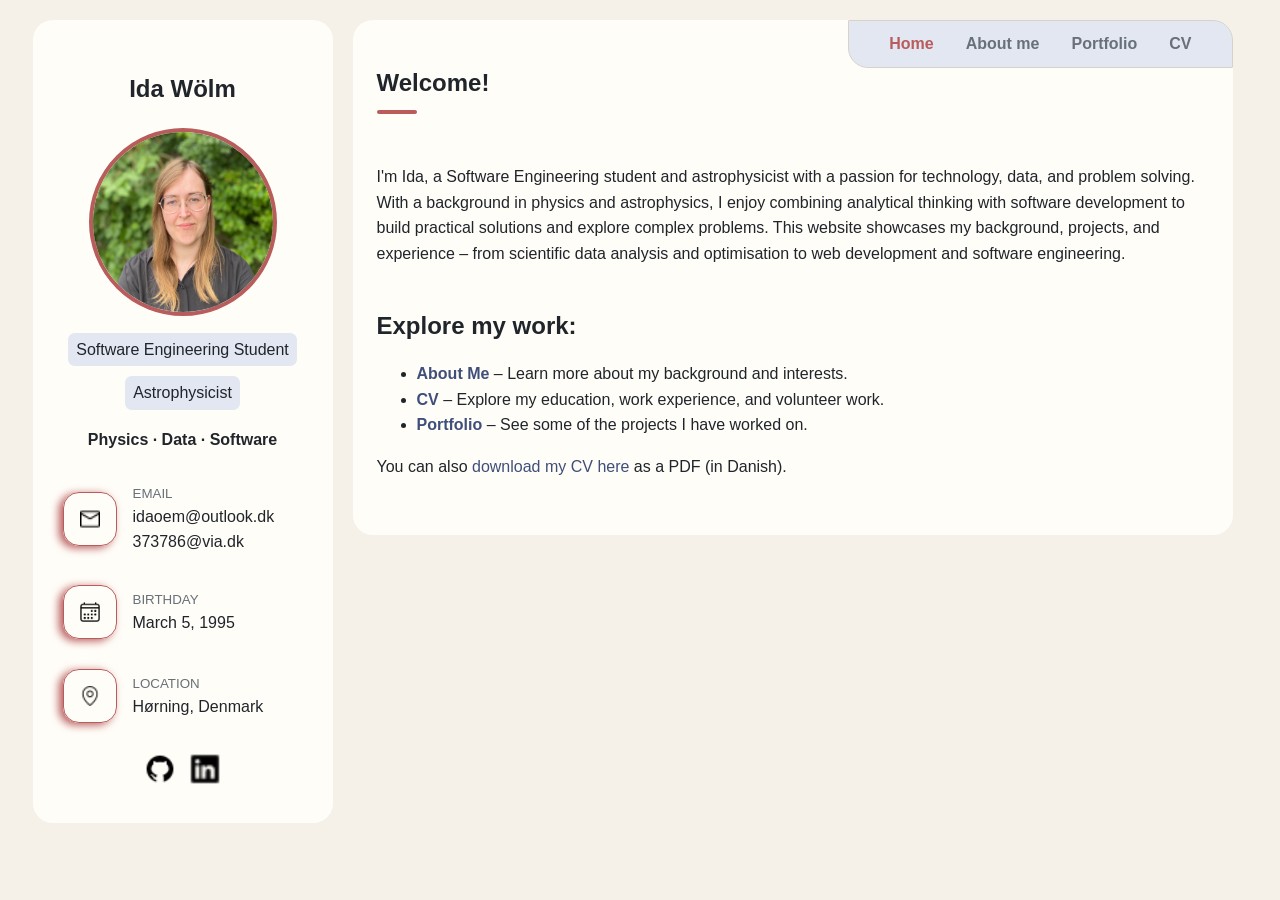
<file: index.html>
<!doctype html>

<html lang="en">
  <head>
    <meta charset="UTF-8" />
    <meta name="viewport" content="width=device-width, initial-scale=1" />
    <title>Ida Wölm</title>
    <link rel="stylesheet" href="styles.css" />
  </head>

  <body>
    <aside>
      <div id="profile">
        <h1>Ida Wölm</h1>
        <img src="images/me.png" alt="A picture of Ida Wölm" />
        <p>Software Engineering Student</p>
        <p>Astrophysicist</p>
        <p>Physics &middot; Data &middot; Software</p>
      </div>

      <div id="contact-info">
        <div class="info-container">
          <img src="images/Mail-Send-Envelope.png" alt="Mail ikon" />
          <div>
            <p class="label">EMAIL</p>
            <a href="mailto:idaoem@outlook.dk">idaoem@outlook.dk</a>
            <a href="mailto:373786@via.dk">373786@via.dk</a>
          </div>
        </div>
        <div class="info-container">
          <img src="images/Calendar-Outline.png" alt="Calendar ikon" />
          <div>
            <p class="label">BIRTHDAY</p>
            <p>March 5, 1995</p>
          </div>
        </div>
        <div class="info-container">
          <img src="images/Map-Pin-Light.png" alt="Map pin ikon" />
          <div>
            <p class="label">LOCATION</p>
            <a
              href="https://www.google.com/maps/search/?api=1&query=Hørning,%20Denmark"
              target="_blank"
              >Hørning, Denmark</a
            >
          </div>
        </div>
        <div id="social-media">
          <a href="https://github.com/IdaDixen" target="_blank"
            ><img src="images/Logo-Github.png" alt="GitHub logo"
          /></a>
          <a href="https://www.linkedin.com/in/idadsw/" target="_blank"
            ><img src="images/Linkedin-Logo.png" alt="LinkedIn logo"
          /></a>
        </div>
      </div>
    </aside>

    <main>
      <nav>
        <ul>
          <li><a class="active" href="index.html">Home</a></li>
          <li><a href="about-me.html">About me</a></li>
          <li><a href="portfolio.html">Portfolio</a></li>
          <li><a href="cv.html">CV</a></li>
        </ul>
      </nav>

      <section>
        <h1>Welcome!</h1>
        <p>
          I'm Ida, a Software Engineering student and astrophysicist with a
          passion for technology, data, and problem solving. With a background
          in physics and astrophysics, I enjoy combining analytical thinking
          with software development to build practical solutions and explore
          complex problems. This website showcases my background, projects, and
          experience &ndash; from scientific data analysis and optimisation to
          web development and software engineering.
        </p>

        <h2>Explore my work:</h2>
        <ul>
          <li>
            <a href="about-me.html"><strong>About Me</strong></a> &ndash; Learn
            more about my background and interests.
          </li>
          <li>
            <a href="cv.html"><strong>CV</strong></a> &ndash; Explore my
            education, work experience, and volunteer work.
          </li>
          <li>
            <a href="portfolio.html"><strong>Portfolio</strong></a> &ndash; See
            some of the projects I have worked on.
          </li>
        </ul>

        <p>
          You can also
          <a href="documents/CV_IdaDSW.pdf" download>download my CV here</a> as
          a PDF (in Danish).
        </p>
      </section>
    </main>
  </body>
</html>
</file>
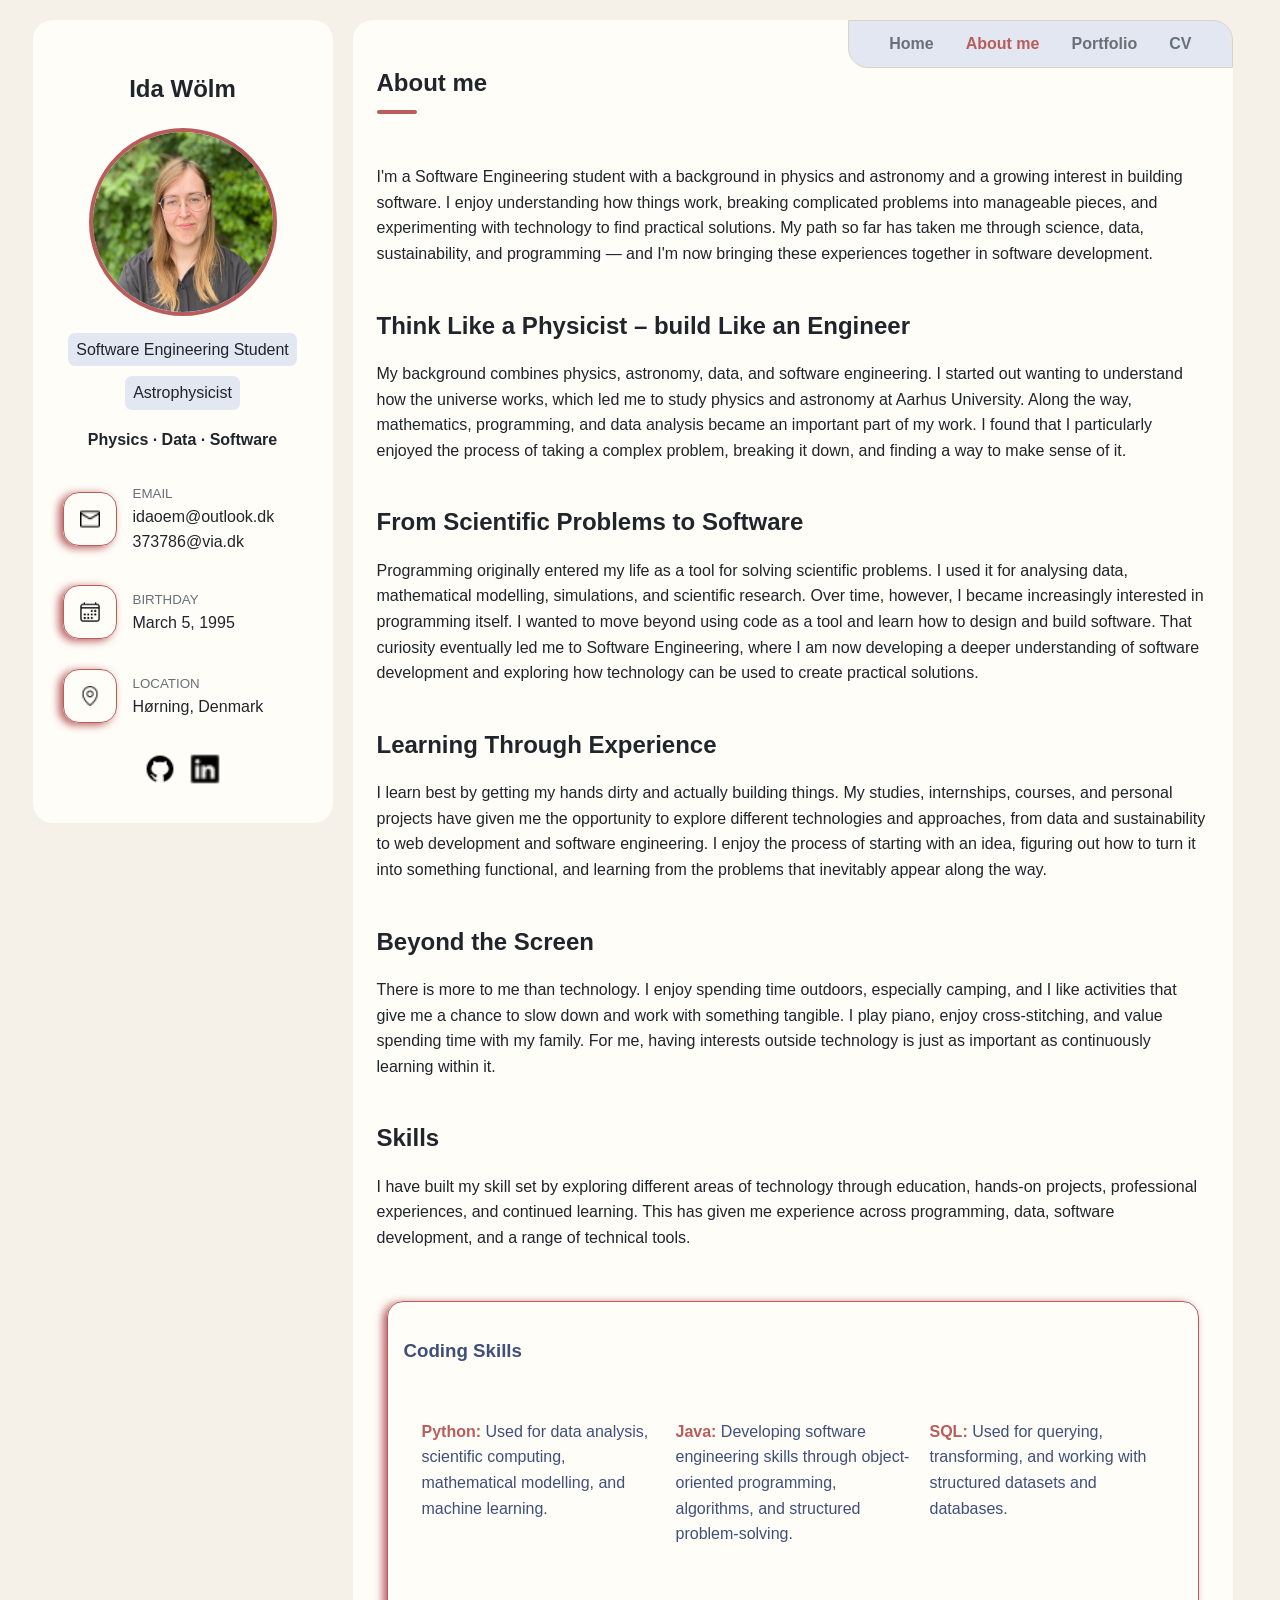
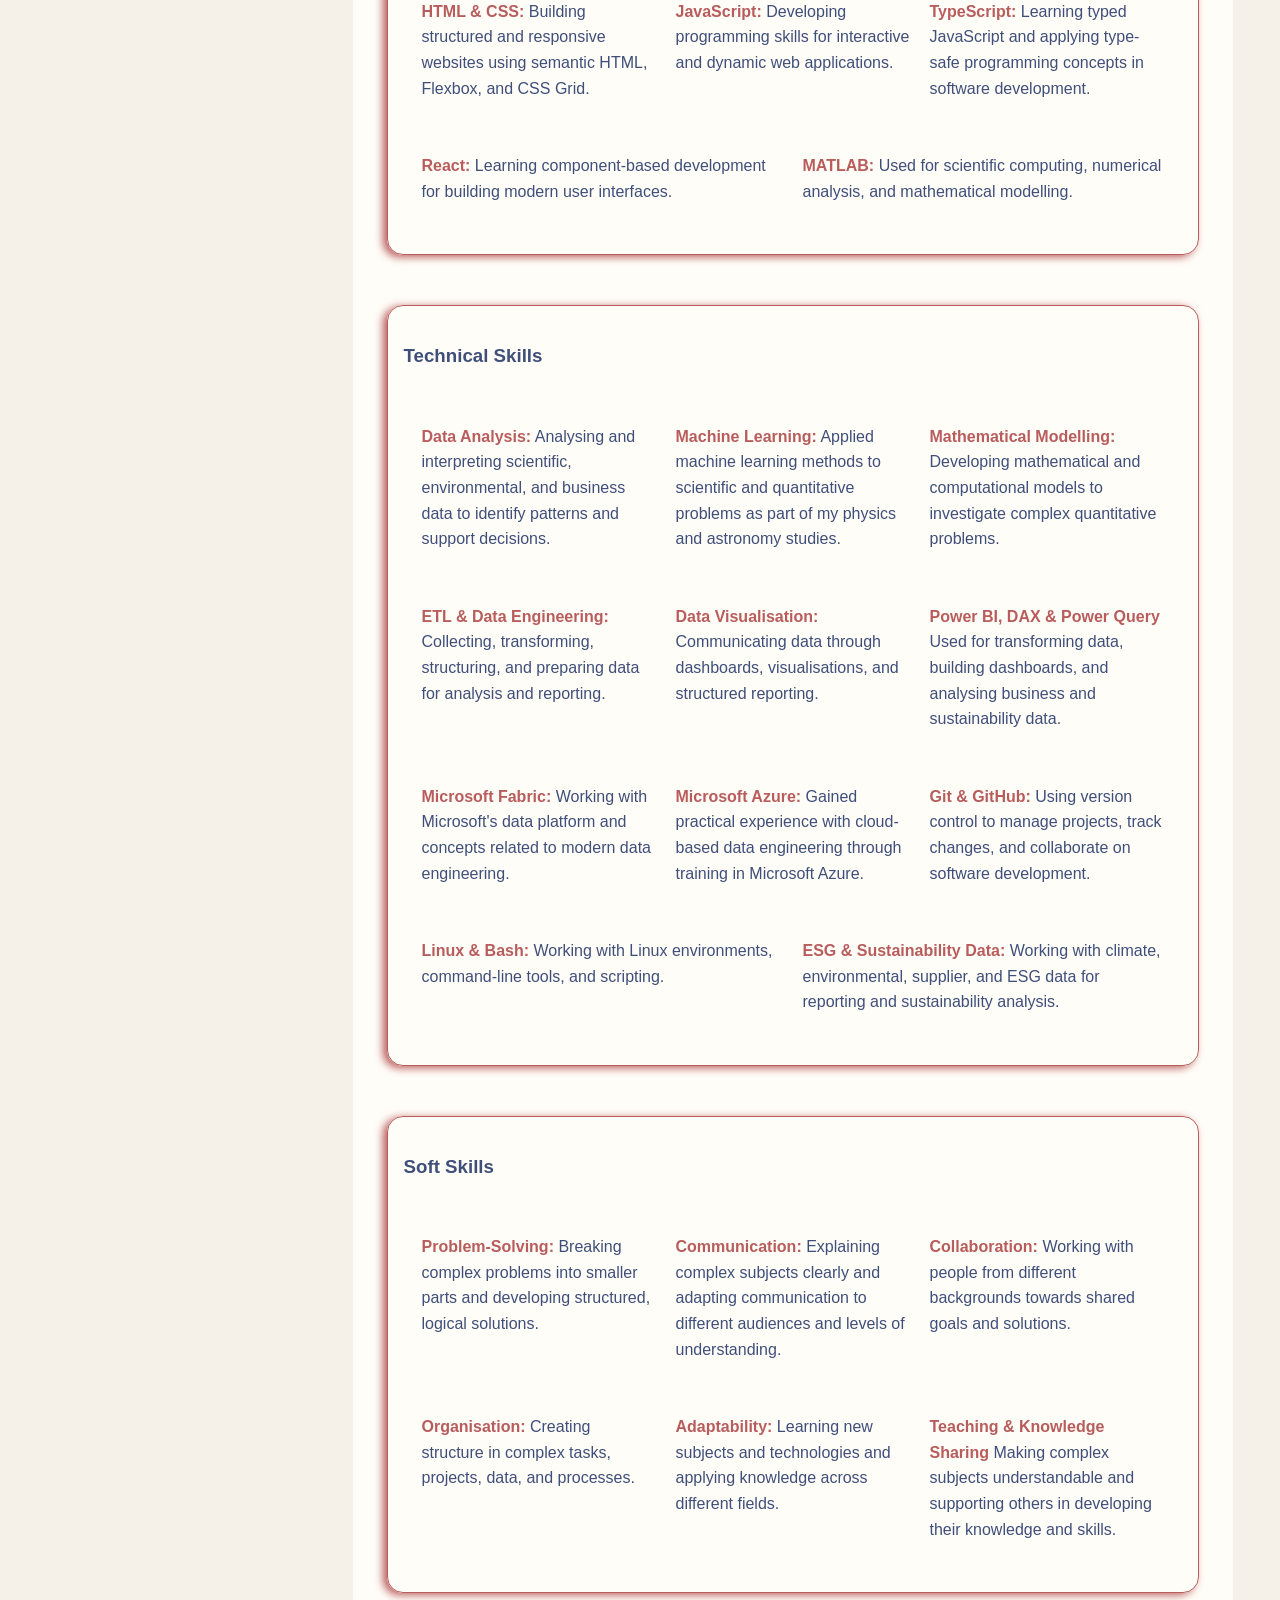
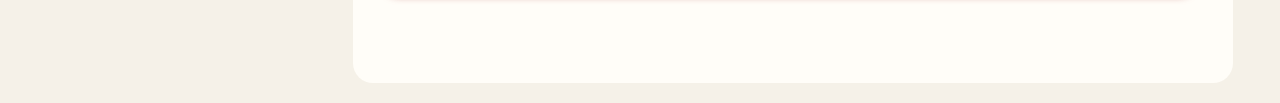
<file: about-me.html>
<!doctype html>

<html lang="en">
  <head>
    <meta charset="UTF-8" />
    <meta name="viewport" content="width=device-width, initial-scale=1" />
    <title>Ida Wölm</title>
    <link rel="stylesheet" href="styles.css" />
  </head>

  <body>
    <aside>
      <div id="profile">
        <h1>Ida Wölm</h1>
        <img src="images/me.png" alt="A picture of Ida Wölm" />
        <p>Software Engineering Student</p>
        <p>Astrophysicist</p>
        <p>Physics &middot; Data &middot; Software</p>
      </div>

      <div id="contact-info">
        <div class="info-container">
          <img src="images/Mail-Send-Envelope.png" alt="Mail ikon" />
          <div>
            <p class="label">EMAIL</p>
            <a href="mailto:idaoem@outlook.dk">idaoem@outlook.dk</a>
            <a href="mailto:373786@via.dk">373786@via.dk</a>
          </div>
        </div>
        <div class="info-container">
          <img src="images/Calendar-Outline.png" alt="Calendar ikon" />
          <div>
            <p class="label">BIRTHDAY</p>
            <p>March 5, 1995</p>
          </div>
        </div>
        <div class="info-container">
          <img src="images/Map-Pin-Light.png" alt="Map pin ikon" />
          <div>
            <p class="label">LOCATION</p>
            <a
              href="https://www.google.com/maps/search/?api=1&query=Hørning,%20Denmark"
              target="_blank"
              >Hørning, Denmark</a
            >
          </div>
        </div>
        <div id="social-media">
          <a href="https://github.com/IdaDixen" target="_blank"
            ><img src="images/Logo-Github.png" alt="GitHub logo"
          /></a>
          <a href="https://www.linkedin.com/in/idadsw/" target="_blank"
            ><img src="images/Linkedin-Logo.png" alt="LinkedIn logo"
          /></a>
        </div>
      </div>
    </aside>

    <main>
      <nav>
        <ul>
          <li><a href="index.html">Home</a></li>
          <li><a class="active" href="about-me.html">About me</a></li>
          <li><a href="portfolio.html">Portfolio</a></li>
          <li><a href="cv.html">CV</a></li>
        </ul>
      </nav>

      <section>
        <h1>About me</h1>

        I'm a Software Engineering student with a background in physics and
        astronomy and a growing interest in building software. I enjoy
        understanding how things work, breaking complicated problems into
        manageable pieces, and experimenting with technology to find practical
        solutions. My path so far has taken me through science, data,
        sustainability, and programming — and I'm now bringing these experiences
        together in software development.

        <h2>Think Like a Physicist &ndash; build Like an Engineer</h2>
        <p>
          My background combines physics, astronomy, data, and software
          engineering. I started out wanting to understand how the universe
          works, which led me to study physics and astronomy at Aarhus
          University. Along the way, mathematics, programming, and data analysis
          became an important part of my work. I found that I particularly
          enjoyed the process of taking a complex problem, breaking it down, and
          finding a way to make sense of it.
        </p>

        <h2>From Scientific Problems to Software</h2>
        <p>
          Programming originally entered my life as a tool for solving
          scientific problems. I used it for analysing data, mathematical
          modelling, simulations, and scientific research. Over time, however, I
          became increasingly interested in programming itself. I wanted to move
          beyond using code as a tool and learn how to design and build
          software. That curiosity eventually led me to Software Engineering,
          where I am now developing a deeper understanding of software
          development and exploring how technology can be used to create
          practical solutions.
        </p>

        <h2>Learning Through Experience</h2>
        <p>
          I learn best by getting my hands dirty and actually building things.
          My studies, internships, courses, and personal projects have given me
          the opportunity to explore different technologies and approaches, from
          data and sustainability to web development and software engineering. I
          enjoy the process of starting with an idea, figuring out how to turn
          it into something functional, and learning from the problems that
          inevitably appear along the way.
        </p>

        <h2>Beyond the Screen</h2>
        <p>
          There is more to me than technology. I enjoy spending time outdoors,
          especially camping, and I like activities that give me a chance to
          slow down and work with something tangible. I play piano, enjoy
          cross-stitching, and value spending time with my family. For me,
          having interests outside technology is just as important as
          continuously learning within it.
        </p>

        <h2>Skills</h2>
        <p>
          I have built my skill set by exploring different areas of technology
          through education, hands-on projects, professional experiences, and
          continued learning. This has given me experience across programming,
          data, software development, and a range of technical tools.
        </p>

        <div class="skills">
          <h3>Coding Skills</h3>

          <ul>
            <li>
              <p>
                <strong class="skill-name">Python:</strong>
                Used for data analysis, scientific computing, mathematical
                modelling, and machine learning.
              </p>
            </li>

            <li>
              <p>
                <strong class="skill-name">Java:</strong>

                Developing software engineering skills through object-oriented
                programming, algorithms, and structured problem-solving.
              </p>
            </li>

            <li>
              <p>
                <strong class="skill-name">SQL:</strong>

                Used for querying, transforming, and working with structured
                datasets and databases.
              </p>
            </li>

            <li>
              <p>
                <strong class="skill-name">HTML & CSS:</strong>

                Building structured and responsive websites using semantic HTML,
                Flexbox, and CSS Grid.
              </p>
            </li>

            <li>
              <p>
                <strong class="skill-name">JavaScript:</strong>

                Developing programming skills for interactive and dynamic web
                applications.
              </p>
            </li>

            <li>
              <p>
                <strong class="skill-name">TypeScript:</strong>

                Learning typed JavaScript and applying type-safe programming
                concepts in software development.
              </p>
            </li>

            <li>
              <p>
                <strong class="skill-name">React:</strong>

                Learning component-based development for building modern user
                interfaces.
              </p>
            </li>

            <li>
              <p>
                <strong class="skill-name">MATLAB:</strong>

                Used for scientific computing, numerical analysis, and
                mathematical modelling.
              </p>
            </li>
          </ul>
        </div>

        <div class="skills">
          <h3>Technical Skills</h3>

          <ul>
            <li>
              <p>
                <strong class="skill-name">Data Analysis:</strong>
                Analysing and interpreting scientific, environmental, and
                business data to identify patterns and support decisions.
              </p>
            </li>

            <li>
              <p>
                <strong class="skill-name">Machine Learning:</strong>
                Applied machine learning methods to scientific and quantitative
                problems as part of my physics and astronomy studies.
              </p>
            </li>

            <li>
              <p>
                <strong class="skill-name">Mathematical Modelling:</strong>
                Developing mathematical and computational models to investigate
                complex quantitative problems.
              </p>
            </li>

            <li>
              <p>
                <strong class="skill-name">ETL & Data Engineering:</strong>
                Collecting, transforming, structuring, and preparing data for
                analysis and reporting.
              </p>
            </li>

            <li>
              <p>
                <strong class="skill-name">Data Visualisation:</strong>
                Communicating data through dashboards, visualisations, and
                structured reporting.
              </p>
            </li>

            <li>
              <p>
                <strong class="skill-name">Power BI, DAX & Power Query</strong>
                Used for transforming data, building dashboards, and analysing
                business and sustainability data.
              </p>
            </li>

            <li>
              <p>
                <strong class="skill-name">Microsoft Fabric:</strong>
                Working with Microsoft's data platform and concepts related to
                modern data engineering.
              </p>
            </li>

            <li>
              <p>
                <strong class="skill-name">Microsoft Azure:</strong>
                Gained practical experience with cloud-based data engineering
                through training in Microsoft Azure.
              </p>
            </li>

            <li>
              <p>
                <strong class="skill-name">Git & GitHub:</strong>
                Using version control to manage projects, track changes, and
                collaborate on software development.
              </p>
            </li>

            <li>
              <p>
                <strong class="skill-name">Linux & Bash:</strong>
                Working with Linux environments, command-line tools, and
                scripting.
              </p>
            </li>

            <li>
              <p>
                <strong class="skill-name">ESG & Sustainability Data:</strong>
                Working with climate, environmental, supplier, and ESG data for
                reporting and sustainability analysis.
              </p>
            </li>
          </ul>
        </div>

        <div class="skills">
          <h3>Soft Skills</h3>

          <ul>
            <li>
              <p>
                <strong class="skill-name">Problem-Solving:</strong>
                Breaking complex problems into smaller parts and developing
                structured, logical solutions.
              </p>
            </li>

            <li>
              <p>
                <strong class="skill-name">Communication:</strong>
                Explaining complex subjects clearly and adapting communication
                to different audiences and levels of understanding.
              </p>
            </li>

            <li>
              <p>
                <strong class="skill-name">Collaboration:</strong>
                Working with people from different backgrounds towards shared
                goals and solutions.
              </p>
            </li>

            <li>
              <p>
                <strong class="skill-name">Organisation:</strong>
                Creating structure in complex tasks, projects, data, and
                processes.
              </p>
            </li>

            <li>
              <p>
                <strong class="skill-name">Adaptability:</strong>
                Learning new subjects and technologies and applying knowledge
                across different fields.
              </p>
            </li>

            <li>
              <p>
                <strong class="skill-name">Teaching & Knowledge Sharing</strong>
                Making complex subjects understandable and supporting others in
                developing their knowledge and skills.
              </p>
            </li>
          </ul>
        </div>
      </section>
    </main>
  </body>
</html>
</file>
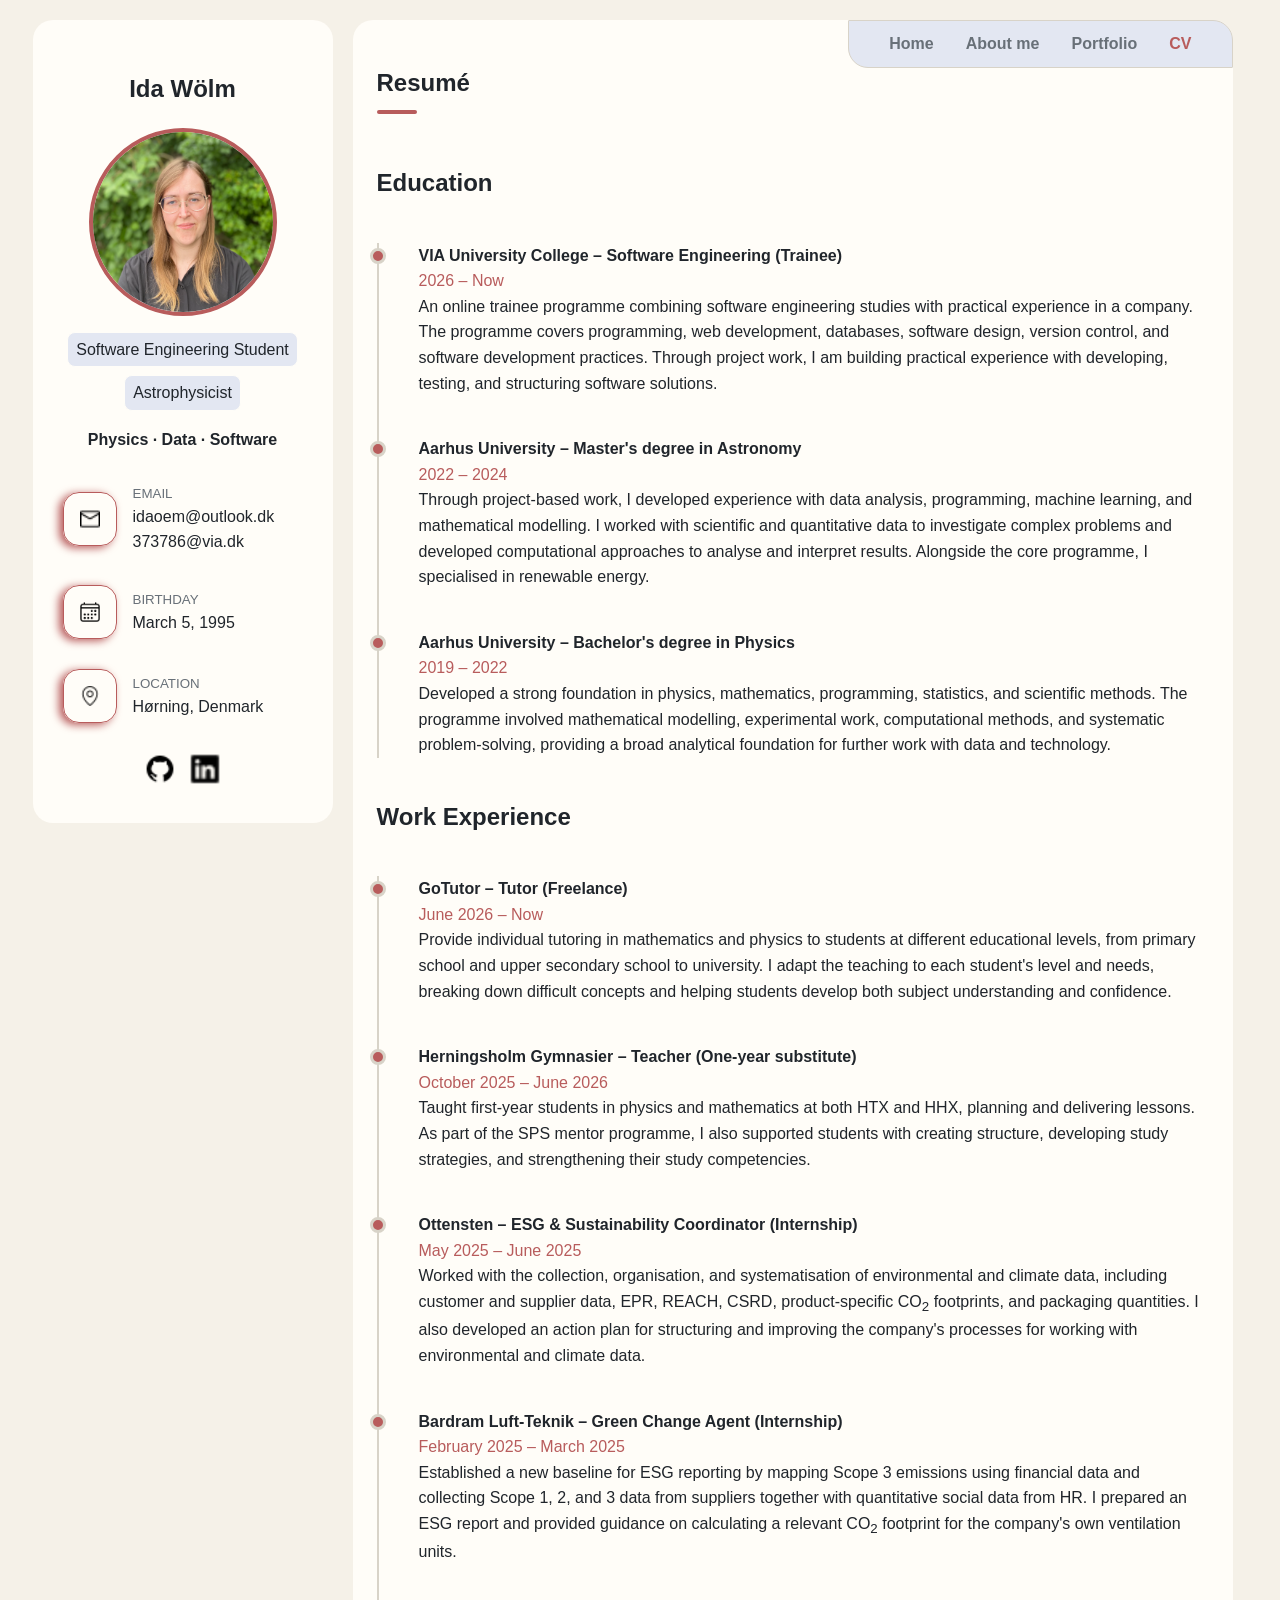
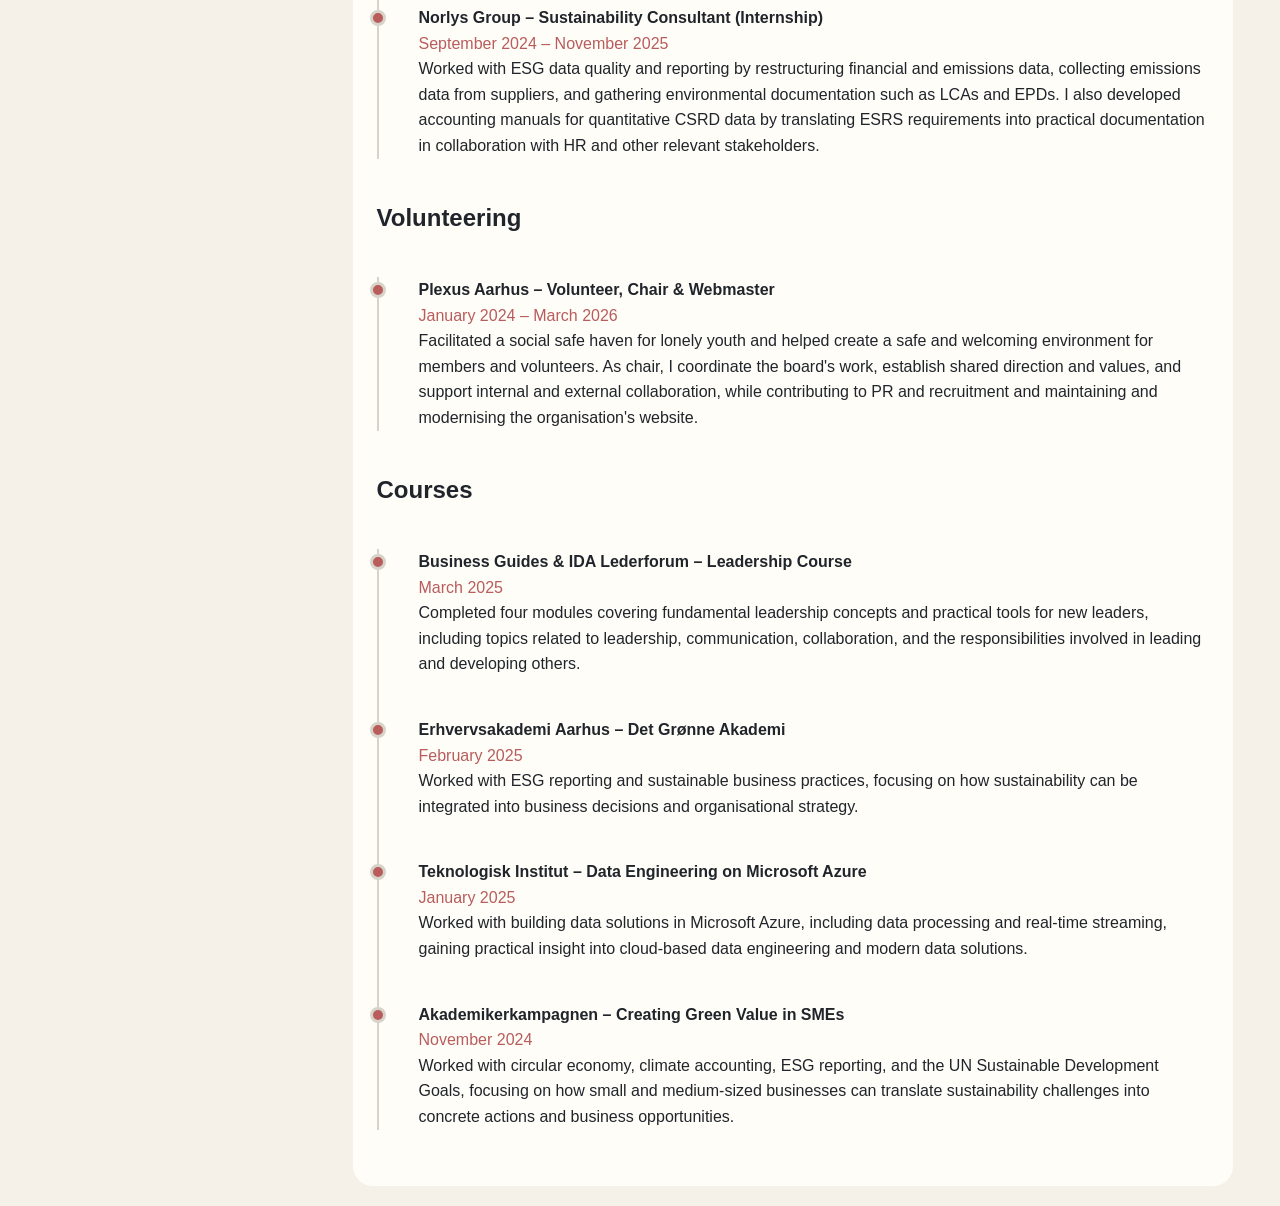
<file: cv.html>
<!doctype html>

<html lang="en">
  <head>
    <meta charset="UTF-8" />
    <meta name="viewport" content="width=device-width, initial-scale=1" />
    <title>Ida Wölm</title>
    <link rel="stylesheet" href="styles.css" />
  </head>

  <body>
    <aside>
      <div id="profile">
        <h1>Ida Wölm</h1>
        <img src="images/me.png" alt="A picture of Ida Wölm" />
        <p>Software Engineering Student</p>
        <p>Astrophysicist</p>
        <p>Physics &middot; Data &middot; Software</p>
      </div>

      <div id="contact-info">
        <div class="info-container">
          <img src="images/Mail-Send-Envelope.png" alt="Mail ikon" />
          <div>
            <p class="label">EMAIL</p>
            <a href="mailto:idaoem@outlook.dk">idaoem@outlook.dk</a>
            <a href="mailto:373786@via.dk">373786@via.dk</a>
          </div>
        </div>
        <div class="info-container">
          <img src="images/Calendar-Outline.png" alt="Calendar ikon" />
          <div>
            <p class="label">BIRTHDAY</p>
            <p>March 5, 1995</p>
          </div>
        </div>
        <div class="info-container">
          <img src="images/Map-Pin-Light.png" alt="Map pin ikon" />
          <div>
            <p class="label">LOCATION</p>
            <a
              href="https://www.google.com/maps/search/?api=1&query=Hørning,%20Denmark"
              target="_blank"
              >Hørning, Denmark</a
            >
          </div>
        </div>
        <div id="social-media">
          <a href="https://github.com/IdaDixen" target="_blank"
            ><img src="images/Logo-Github.png" alt="GitHub logo"
          /></a>
          <a href="https://www.linkedin.com/in/idadsw/" target="_blank"
            ><img src="images/Linkedin-Logo.png" alt="LinkedIn logo"
          /></a>
        </div>
      </div>
    </aside>

    <main>
      <nav>
        <ul>
          <li><a href="index.html">Home</a></li>
          <li><a href="about-me.html">About me</a></li>
          <li><a href="portfolio.html">Portfolio</a></li>
          <li><a class="active" href="cv.html">CV</a></li>
        </ul>
      </nav>

      <section>
        <h1>Resumé</h1>

        <h2>Education</h2>

        <ol class="timeline">
          <li>
            <h4>
              VIA University College &ndash; Software Engineering (Trainee)
            </h4>
            <p class="date">2026 &ndash; Now</p>
            <p>
              An online trainee programme combining software engineering studies
              with practical experience in a company. The programme covers
              programming, web development, databases, software design, version
              control, and software development practices. Through project work,
              I am building practical experience with developing, testing, and
              structuring software solutions.
            </p>
          </li>

          <li>
            <h4>Aarhus University &ndash; Master's degree in Astronomy</h4>
            <p class="date">2022 &ndash; 2024</p>
            <p>
              Through project-based work, I developed experience with data
              analysis, programming, machine learning, and mathematical
              modelling. I worked with scientific and quantitative data to
              investigate complex problems and developed computational
              approaches to analyse and interpret results. Alongside the core
              programme, I specialised in renewable energy.
            </p>
          </li>

          <li>
            <h4>Aarhus University &ndash; Bachelor's degree in Physics</h4>
            <p class="date">2019 &ndash; 2022</p>
            <p>
              Developed a strong foundation in physics, mathematics,
              programming, statistics, and scientific methods. The programme
              involved mathematical modelling, experimental work, computational
              methods, and systematic problem-solving, providing a broad
              analytical foundation for further work with data and technology.
            </p>
          </li>
        </ol>

        <h2>Work Experience</h2>

        <ol class="timeline">
          <li>
            <h4>GoTutor &ndash; Tutor (Freelance)</h4>
            <p class="date">June 2026 &ndash; Now</p>
            <p>
              Provide individual tutoring in mathematics and physics to students
              at different educational levels, from primary school and upper
              secondary school to university. I adapt the teaching to each
              student's level and needs, breaking down difficult concepts and
              helping students develop both subject understanding and
              confidence.
            </p>
          </li>

          <li>
            <h4>
              Herningsholm Gymnasier &ndash; Teacher (One-year substitute)
            </h4>
            <p class="date">October 2025 &ndash; June 2026</p>
            <p>
              Taught first-year students in physics and mathematics at both HTX
              and HHX, planning and delivering lessons. As part of the SPS
              mentor programme, I also supported students with creating
              structure, developing study strategies, and strengthening their
              study competencies.
            </p>
          </li>

          <li>
            <h4>
              Ottensten &ndash; ESG & Sustainability Coordinator (Internship)
            </h4>
            <p class="date">May 2025 &ndash; June 2025</p>
            <p>
              Worked with the collection, organisation, and systematisation of
              environmental and climate data, including customer and supplier
              data, EPR, REACH, CSRD, product-specific CO<sub>2</sub>
              footprints, and packaging quantities. I also developed an action
              plan for structuring and improving the company's processes for
              working with environmental and climate data.
            </p>
          </li>

          <li>
            <h4>Bardram Luft-Teknik &ndash; Green Change Agent (Internship)</h4>
            <p class="date">February 2025 &ndash; March 2025</p>
            <p>
              Established a new baseline for ESG reporting by mapping Scope 3
              emissions using financial data and collecting Scope 1, 2, and 3
              data from suppliers together with quantitative social data from
              HR. I prepared an ESG report and provided guidance on calculating
              a relevant CO<sub>2</sub> footprint for the company's own
              ventilation units.
            </p>
          </li>

          <li>
            <h4>Norlys Group &ndash; Sustainability Consultant (Internship)</h4>
            <p class="date">September 2024 &ndash; November 2025</p>
            <p>
              Worked with ESG data quality and reporting by restructuring
              financial and emissions data, collecting emissions data from
              suppliers, and gathering environmental documentation such as LCAs
              and EPDs. I also developed accounting manuals for quantitative
              CSRD data by translating ESRS requirements into practical
              documentation in collaboration with HR and other relevant
              stakeholders.
            </p>
          </li>
        </ol>

        <h2>Volunteering</h2>

        <ol class="timeline">
          <li>
            <h4>Plexus Aarhus &ndash; Volunteer, Chair & Webmaster</h4>
            <p class="date">January 2024 &ndash; March 2026</p>
            <p>
              Facilitated a social safe haven for lonely youth and helped create
              a safe and welcoming environment for members and volunteers. As
              chair, I coordinate the board's work, establish shared direction
              and values, and support internal and external collaboration, while
              contributing to PR and recruitment and maintaining and modernising
              the organisation's website.
            </p>
          </li>
        </ol>

        <h2>Courses</h2>

        <ol class="timeline">
          <li>
            <h4>Business Guides & IDA Lederforum &ndash; Leadership Course</h4>
            <p class="date">March 2025</p>
            <p>
              Completed four modules covering fundamental leadership concepts
              and practical tools for new leaders, including topics related to
              leadership, communication, collaboration, and the responsibilities
              involved in leading and developing others.
            </p>
          </li>

          <li>
            <h4>Erhvervsakademi Aarhus &ndash; Det Grønne Akademi</h4>
            <p class="date">February 2025</p>
            <p>
              Worked with ESG reporting and sustainable business practices,
              focusing on how sustainability can be integrated into business
              decisions and organisational strategy.
            </p>
          </li>

          <li>
            <h4>
              Teknologisk Institut &ndash; Data Engineering on Microsoft Azure
            </h4>
            <p class="date">January 2025</p>
            <p>
              Worked with building data solutions in Microsoft Azure, including
              data processing and real-time streaming, gaining practical insight
              into cloud-based data engineering and modern data solutions.
            </p>
          </li>

          <li>
            <h4>Akademikerkampagnen &ndash; Creating Green Value in SMEs</h4>
            <p class="date">November 2024</p>
            <p>
              Worked with circular economy, climate accounting, ESG reporting,
              and the UN Sustainable Development Goals, focusing on how small
              and medium-sized businesses can translate sustainability
              challenges into concrete actions and business opportunities.
            </p>
          </li>
        </ol>
      </section>
    </main>
  </body>
</html>
</file>
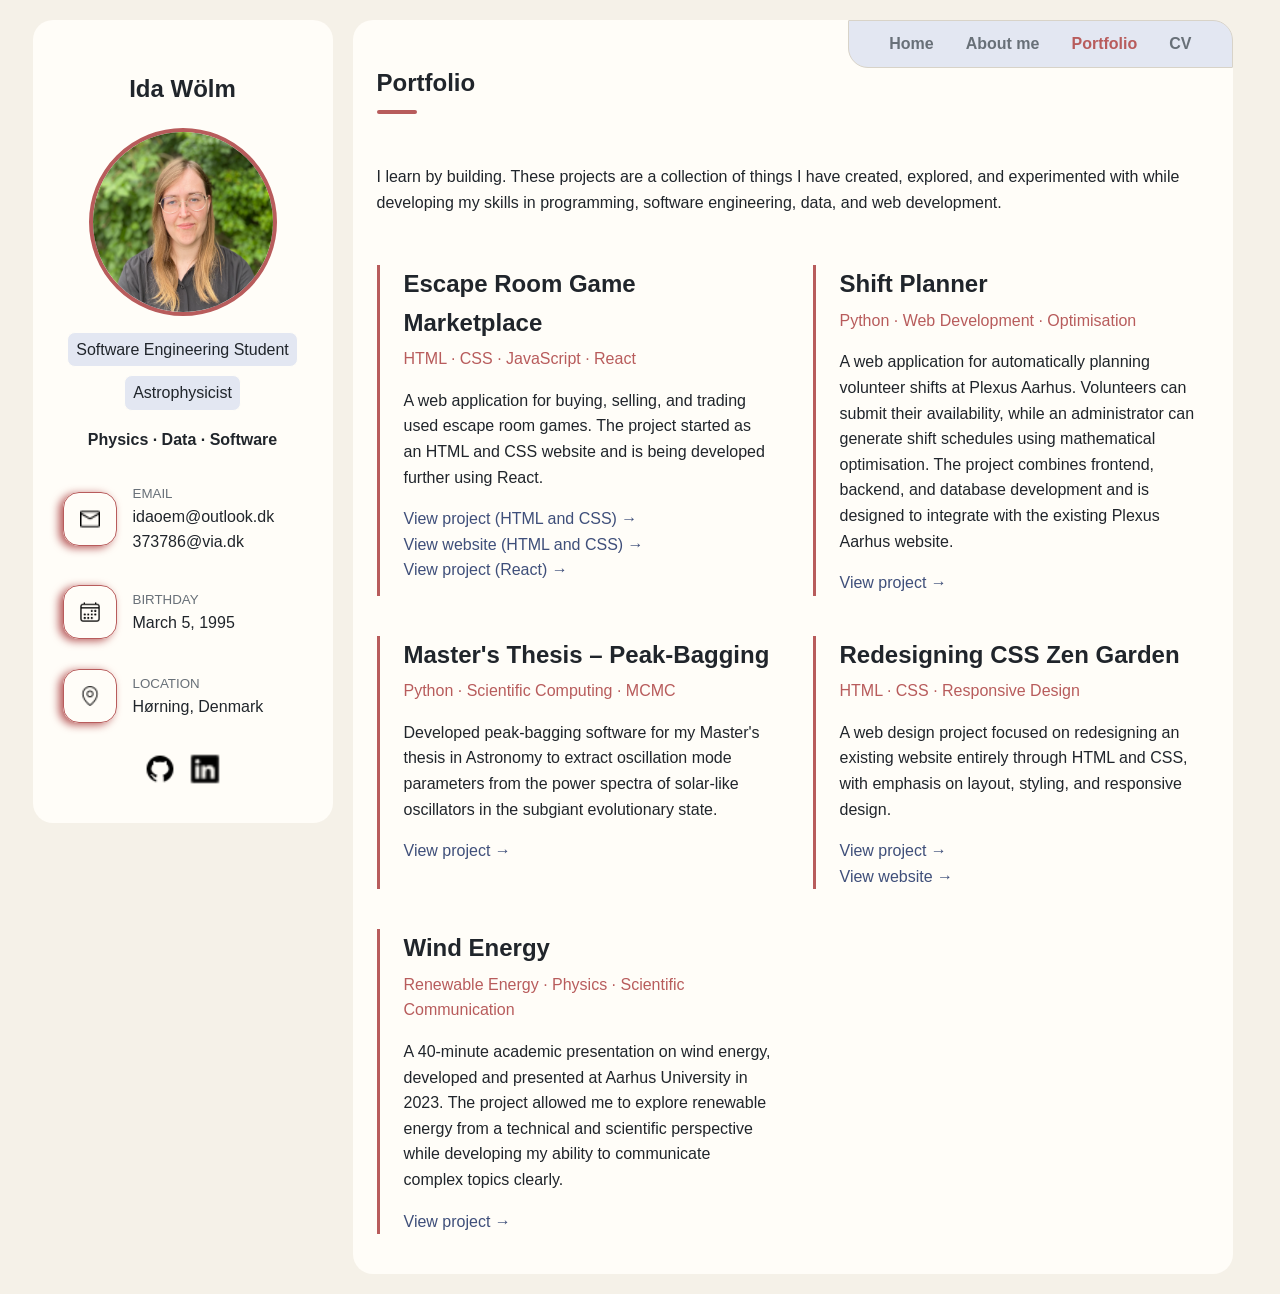
<file: portfolio.html>
<!doctype html>

<html lang="en">
  <head>
    <meta charset="UTF-8" />
    <meta name="viewport" content="width=device-width, initial-scale=1" />
    <title>Ida Wölm</title>
    <link rel="stylesheet" href="styles.css" />
  </head>

  <body>
    <aside>
      <div id="profile">
        <h1>Ida Wölm</h1>
        <img src="images/me.png" alt="A picture of Ida Wölm" />
        <p>Software Engineering Student</p>
        <p>Astrophysicist</p>
        <p>Physics &middot; Data &middot; Software</p>
      </div>

      <div id="contact-info">
        <div class="info-container">
          <img src="images/Mail-Send-Envelope.png" alt="Mail ikon" />
          <div>
            <p class="label">EMAIL</p>
            <a href="mailto:idaoem@outlook.dk">idaoem@outlook.dk</a>
            <a href="mailto:373786@via.dk">373786@via.dk</a>
          </div>
        </div>
        <div class="info-container">
          <img src="images/Calendar-Outline.png" alt="Calendar ikon" />
          <div>
            <p class="label">BIRTHDAY</p>
            <p>March 5, 1995</p>
          </div>
        </div>
        <div class="info-container">
          <img src="images/Map-Pin-Light.png" alt="Map pin ikon" />
          <div>
            <p class="label">LOCATION</p>
            <a
              href="https://www.google.com/maps/search/?api=1&query=Hørning,%20Denmark"
              target="_blank"
              >Hørning, Denmark</a
            >
          </div>
        </div>
        <div id="social-media">
          <a href="https://github.com/IdaDixen" target="_blank"
            ><img src="images/Logo-Github.png" alt="GitHub logo"
          /></a>
          <a href="https://www.linkedin.com/in/idadsw/" target="_blank"
            ><img src="images/Linkedin-Logo.png" alt="LinkedIn logo"
          /></a>
        </div>
      </div>
    </aside>

    <main>
      <nav>
        <ul>
          <li><a href="index.html">Home</a></li>
          <li><a href="about-me.html">About me</a></li>
          <li><a class="active" href="portfolio.html">Portfolio</a></li>
          <li><a href="cv.html">CV</a></li>
        </ul>
      </nav>

      <section>
        <h1>Portfolio</h1>

        <p>
          I learn by building. These projects are a collection of things I have
          created, explored, and experimented with while developing my skills in
          programming, software engineering, data, and web development.
        </p>

        <div class="projects">
          <article class="project">
            <h2>Escape Room Game Marketplace</h2>

            <p class="project-tech">
              HTML &middot; CSS &middot; JavaScript &middot; React
            </p>

            <p>
              A web application for buying, selling, and trading used escape
              room games. The project started as an HTML and CSS website and is
              being developed further using React.
            </p>

            <a
              href="https://github.com/IdaDixen/escape-room-game-market"
              target="_blank"
            >
              View project (HTML and CSS) &rarr;
            </a>
            <br />
            <a
              href="https://idadixen.github.io/escape-room-game-market/"
              target="_blank"
            >
              View website (HTML and CSS) &rarr;
            </a>
            <br />
            <a
              href="https://github.com/IdaDixen/escape-market-react"
              target="_blank"
            >
              View project (React) &rarr;
            </a>
          </article>

          <article class="project">
            <h2>Shift Planner</h2>

            <p class="project-tech">
              Python &middot; Web Development &middot; Optimisation
            </p>
            <p>
              A web application for automatically planning volunteer shifts at
              Plexus Aarhus. Volunteers can submit their availability, while an
              administrator can generate shift schedules using mathematical
              optimisation. The project combines frontend, backend, and database
              development and is designed to integrate with the existing Plexus
              Aarhus website.
            </p>

            <a
              href="https://github.com/IdaDixen/shift-planner/"
              target="_blank"
            >
              View project &rarr;
            </a>
          </article>

          <article class="project">
            <h2>Master's Thesis &ndash; Peak-Bagging</h2>

            <p class="project-tech">
              Python &middot; Scientific Computing &middot; MCMC
            </p>

            <p>
              Developed peak-bagging software for my Master's thesis in
              Astronomy to extract oscillation mode parameters from the power
              spectra of solar-like oscillators in the subgiant evolutionary
              state.
            </p>

            <a href="https://github.com/IdaDixen/peak-bagging" target="_blank">
              View project &rarr;
            </a>
          </article>

          <article class="project">
            <h2>Redesigning CSS Zen Garden</h2>

            <p class="project-tech">
              HTML &middot; CSS &middot; Responsive Design
            </p>

            <p>
              A web design project focused on redesigning an existing website
              entirely through HTML and CSS, with emphasis on layout, styling,
              and responsive design.
            </p>

            <a
              href="https://github.com/IdaDixen/Redesigning-CSS-Zen-Garden"
              target="_blank"
            >
              View project &rarr;
            </a>
            <br />
            <a
              href="https://idadixen.github.io/Redesigning-CSS-Zen-Garden/"
              target="_blank"
            >
              View website &rarr;
            </a>
          </article>

          <article class="project">
            <h2>Wind Energy</h2>

            <p class="project-tech">
              Renewable Energy &middot; Physics &middot; Scientific
              Communication
            </p>
            <p>
              A 40-minute academic presentation on wind energy, developed and
              presented at Aarhus University in 2023. The project allowed me to
              explore renewable energy from a technical and scientific
              perspective while developing my ability to communicate complex
              topics clearly.
            </p>

            <a href="https://github.com/IdaDixen/Wind-energy" target="_blank">
              View project &rarr;
            </a>
          </article>
        </div>
      </section>
    </main>
  </body>
</html>
</file>
<file: styles.css>
:root {
  /* predefined colors: */
  --page-bg: #f5f1e8;
  --content-bg: #fffdf8;

  --main-text: #20252b;
  --secondary-text: #687078;

  --accent-color: #3f4f7a;
  --accent-bg: #e3e7f2;
  --accent-red: #b85c5c;

  --divider-color: #d8d3c8;
  /* .................. */

  scrollbar-gutter: stable;
}

body {
  background-color: var(--page-bg);
  width: calc(100% - 40px);
  margin: 20px auto;
  max-width: 1200px;

  font-family: "IBM Plex Sans", sans-serif;
  font-size: 16px;
  line-height: 1.6;
  color: var(--main-text);

  display: grid;
  grid-template-columns: 300px 1fr; /* Creating to grids, with the sidebar having a fixed size */
  gap: 20px;
  align-items: start;
}

a {
  color: inherit;
  text-decoration: none;
}

a:hover {
  color: var(--accent-color);
  text-decoration: underline;
}

aside {
  background: var(--content-bg); /* not visible at mobile view */
  border-radius: 20px;
  padding: 30px;
  text-align: center;
  font-weight: bold;
}

#profile > img {
  width: 180px;
  height: 180px;
  border-radius: 50%;
  border: solid 4px var(--accent-red);
}

#profile > p:nth-of-type(1),
#profile > p:nth-of-type(2) {
  background: var(--accent-bg);
  border: solid 1px var(--content-bg); /* visible at mobile view */
  border-radius: 8px;
  display: table;
  padding: 4px 8px;
  font-weight: lighter;
  margin: 8px auto;
}

.info-container {
  display: grid;
  grid-template-columns: auto 1fr;
  gap: 16px;
  align-items: center;
  text-align: left;
  margin: 30px 0px;
  font-weight: lighter;
}

.info-container > img {
  width: 20px;
  border: solid 1px var(--accent-red);
  border-radius: 16px;
  padding: 16px;
  box-shadow: -4px 2px 8px var(--accent-red);
}

.info-container .label {
  color: var(--secondary-text);
  font-size: smaller;
  margin: 0;
}

.info-container p {
  margin: 0;
}

#social-media img {
  height: 2rem;
  padding: 0px 4px;
}

main {
  background: var(--content-bg);
  border-radius: 20px;

  display: grid;
  grid-template: "stack";
}

nav {
  background: var(--accent-bg);
  border-radius: 1px 20px;
  border: solid 1px var(--divider-color);
  color: var(--secondary-text);
  font-weight: bold;

  grid-area: stack;
  justify-self: end;
  align-self: start;
  z-index: 1;
}

nav ul {
  margin: 0;
  padding: 0;
  list-style: none;
  display: flex;
  margin: 0px 24px;
}

nav li {
  padding: 10px 16px;
}

nav a.active {
  color: var(--accent-red);
}

/* Tablet design --> exploting the cascade-algorithm */
@media (max-width: 900px) {
  body {
    grid-template-columns: 260px 1fr; /* Shrinking the sidebars fixed size */
    margin: 20px 10px; /* less margin at the sides */
    width: calc(100% - 20px); /* adjusting width to the reduced size */
  }

  main {
    display: block;
  }

  nav {
    width: 100%;
  }

  nav ul {
    justify-content: space-around;
  }

  aside {
    padding: 10px; /* Making the same room for the content, while shrinking the column */
  }
}

/* Mobile design */
@media (max-width: 600px) {
  body {
    grid-template-columns: 1fr; /* Only one column now */
    grid-template-areas: /* splitting the "aside" in a header and a footer and rearranging the structure */
      "nav"
      "profile"
      "main"
      "contact";
  }

  aside {
    display: contents; /* splitting the aside content */
  }

  nav {
    grid-row: nav;
  }

  #profile {
    grid-area: profile;
  }

  main {
    grid-area: main;
  }

  #contact-info {
    grid-area: contact;
  }

  .info-container a {
    display: block;
  }
}

section:first-of-type {
  grid-area: stack;
}

section:last-of-type {
  margin-bottom: 40px;
}

section {
  margin: 24px;
}

section h1::after {
  /* Creating red line under page title */
  content: "";
  display: block;
  width: 40px;
  height: 4px;
  background: var(--accent-red);
  margin-top: 8px;
  border-radius: 2px;
  margin-bottom: 50px;
}

h2 {
  margin: 40px 0px 0px;
}

section a {
  color: var(--accent-color);
}

/* Timeline at CV page */
.timeline {
  /* Create timeline on the left */
  border-left: 2px solid var(--divider-color);
  list-style: none;
}

.timeline li::before {
  /* Create the dots on the timeline */
  content: "";
  position: absolute;
  width: 10px;
  height: 10px;
  border-radius: 50%;
  background: var(--accent-red);
  left: -49px;
  top: 5px;
  border: solid 3px var(--divider-color);
}

.timeline li {
  /* ensure dots are one the timeline */
  position: relative;
}

.date {
  color: var(--accent-red);
  margin: 0;
}

.timeline h4 {
  margin-bottom: 0;
  margin-top: 40px;
}

.timeline p {
  margin: 0px;
}

/* .................. */

/* Skills at about-me page */

.skills {
  margin-left: 8px;
  border: solid 1px var(--accent-red);
  border-radius: 16px;
  padding: 16px;
  box-shadow: -4px 2px 8px var(--accent-red);
  margin: 50px 10px;
  color: var(--accent-color);
}

.skills ul {
  display: flex;
  flex-wrap: wrap;

  list-style: none;
  padding: 8px;
  margin: 0px;
}

.skills li {
  flex: 1 1 220px;
  padding: 10px;
}

.skill-name {
  color: var(--accent-red);
}

.skill-list h3 {
  margin-bottom: 8px;
}

.skill-list p:first-of-type {
  margin-top: 0;
}

/* .................. */

/* Projects at portfolio page */
.projects {
  display: grid;
  gap: 40px;
  grid-template-columns: repeat(auto-fill, minmax(300px, 1fr));
  margin-top: 50px;
}

.project {
  border-left: 3px solid var(--accent-red);
  padding-left: 24px;
}

.project h2 {
  margin: 0;
}

.project-tech {
  color: var(--accent-red);
  margin: 4px 0 12px;
  font-size: 1rem;
}

/* .................. */
</file>
